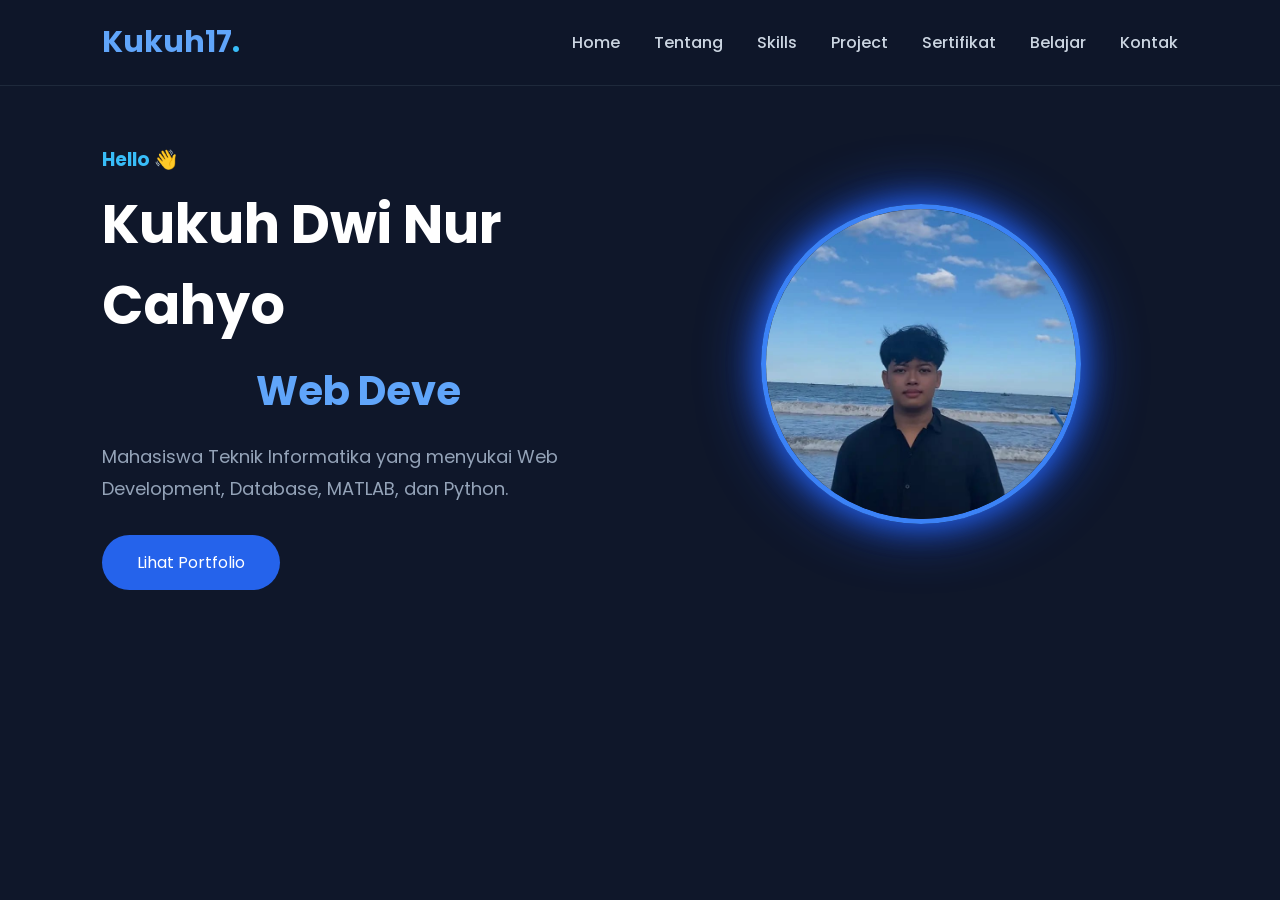
<file: index.html>
<!DOCTYPE html>
<html lang="id">
<head>
    <meta charset="UTF-8">
    <meta name="viewport" content="width=device-width, initial-scale=1.0">
    <title>Kukuh Dwi Nur Cahyo | Portfolio</title>

    <!-- CSS -->
    <link rel="stylesheet" href="style.css">

    <!-- Font -->
    <link href="https://fonts.googleapis.com/css2?family=Poppins:wght@300;400;500;600;700&display=swap" rel="stylesheet">
</head>

<body>

<header>

    <div class="logo">
        Kukuh17<span>.</span>
    </div>

    <nav>

        <a href="index.html">Home</a>
        <a href="about.html">Tentang</a>
        <a href="skills.html">Skills</a>
        <a href="project.html">Project</a>
        <a href="certificates.html">Sertifikat</a>
        <a href="learning.html">Belajar</a>
        <a href="contact.html">Kontak</a>

    </nav>

</header>

<section class="hero">

    <div class="hero-text">

        <h3>Hello 👋</h3>

        <h1>Kukuh Dwi Nur Cahyo</h1>

        <h2 id="typing"></h2>

        <p>

            Mahasiswa Teknik Informatika yang
            menyukai Web Development,
            Database,
            MATLAB,
            dan Python.

        </p>

        <a href="project.html" class="btn">

            Lihat Portfolio

        </a>

    </div>

    <div class="hero-image">

        <img src="images/profil.jpeg">

    </div>

</section>

<!-- JS -->
<script src="script.js"></script>

</body>
</html>
</file>
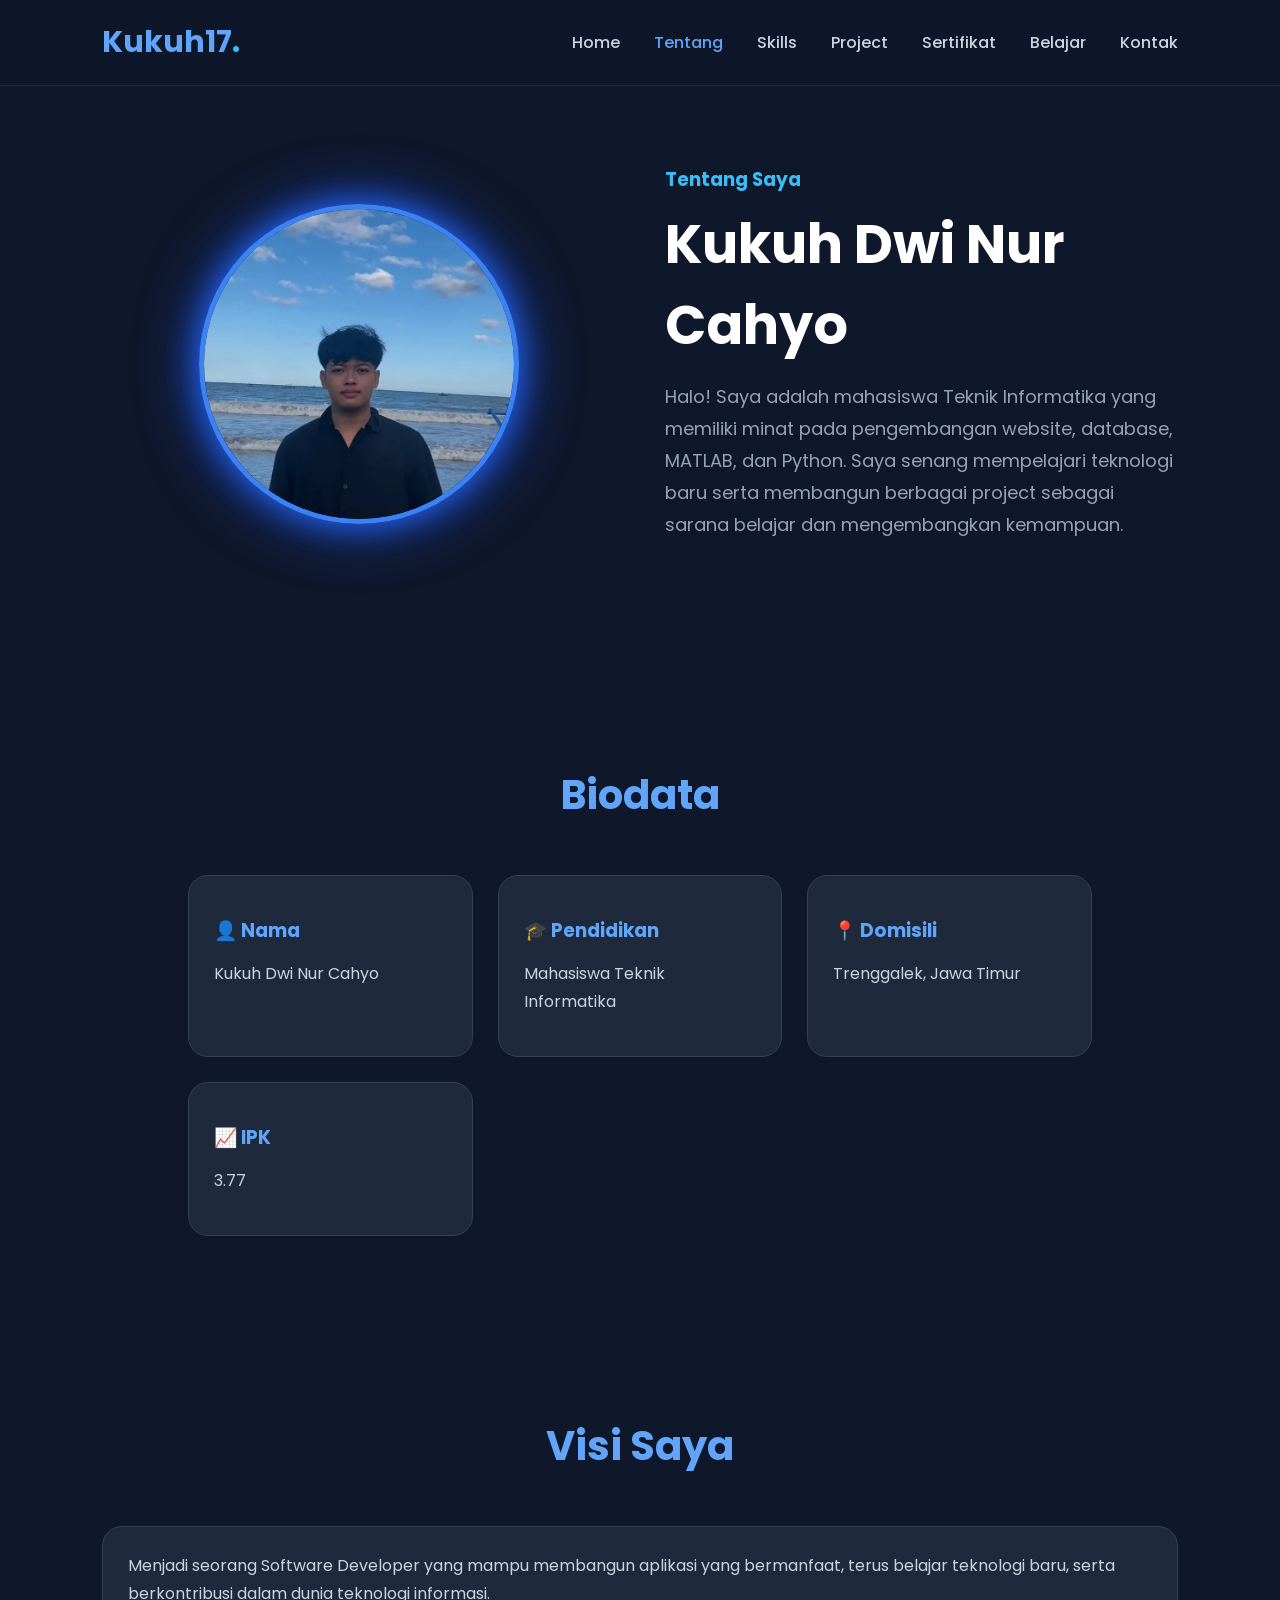
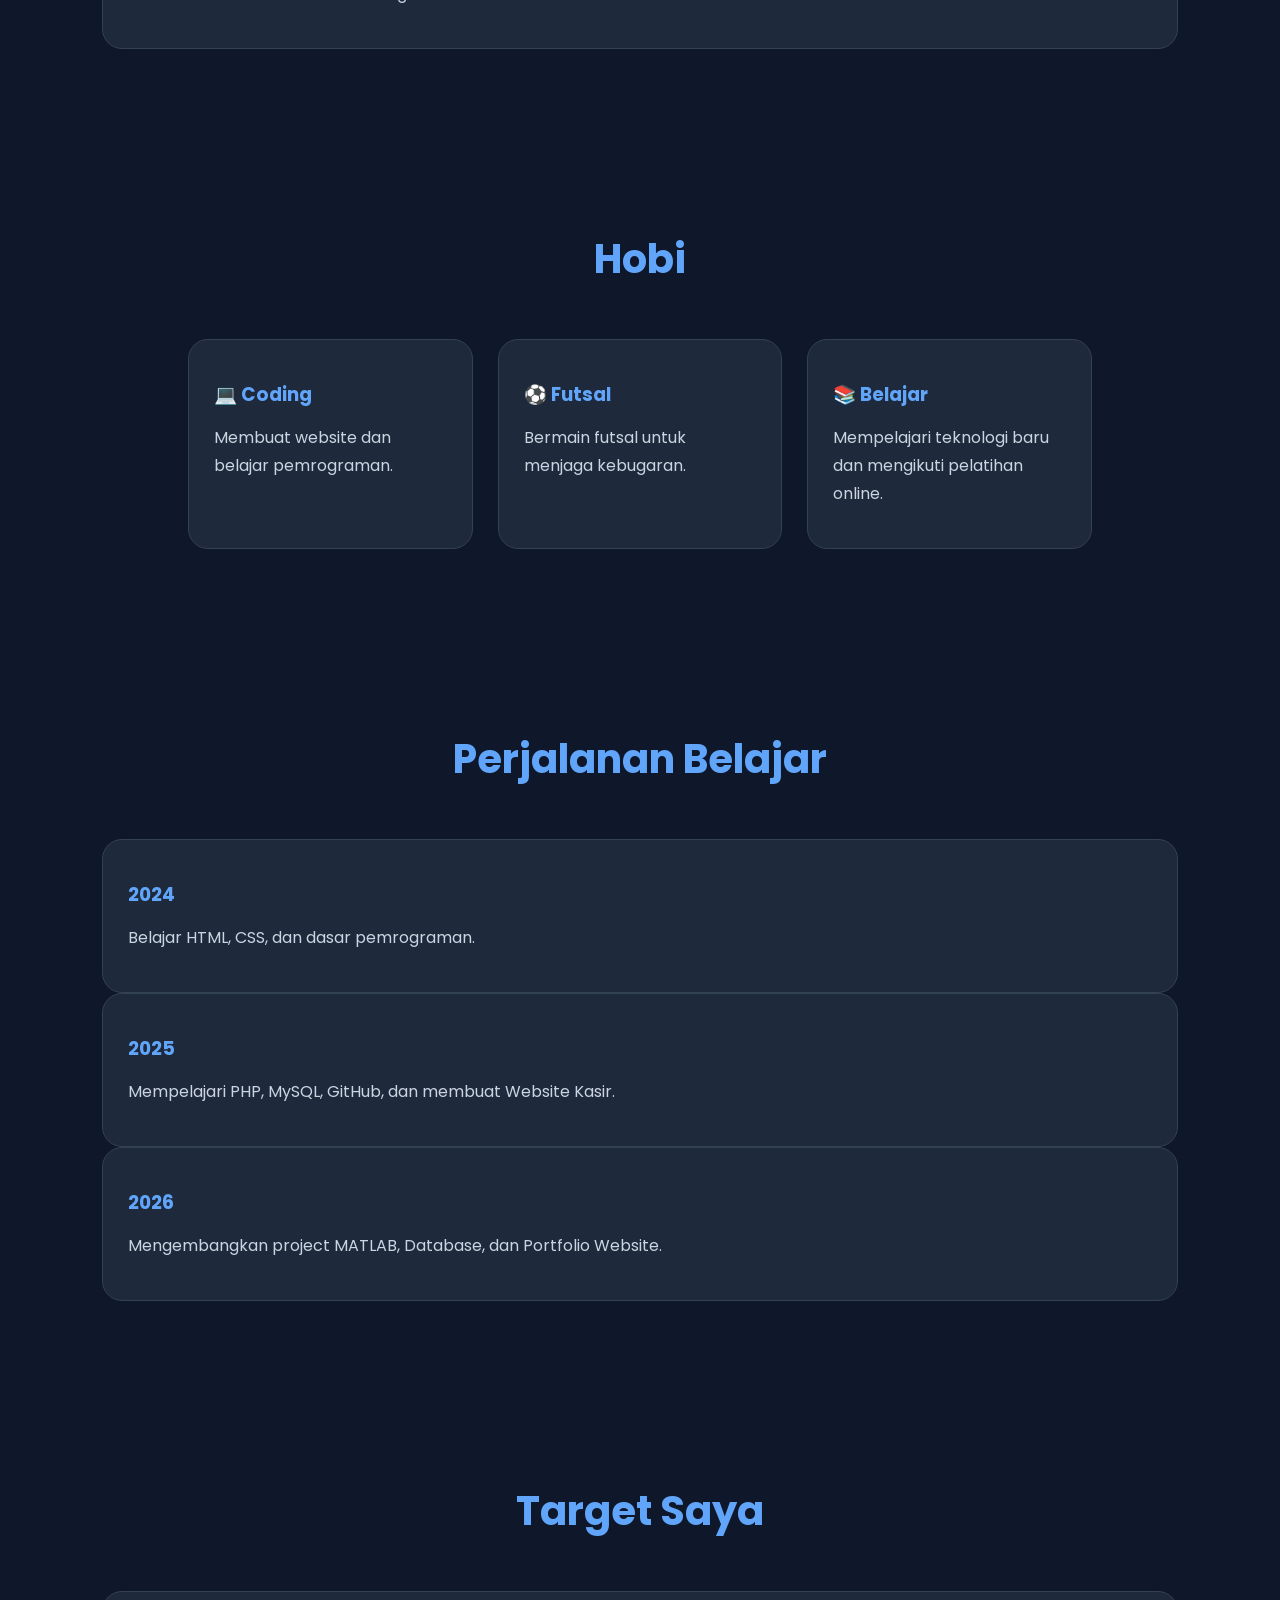
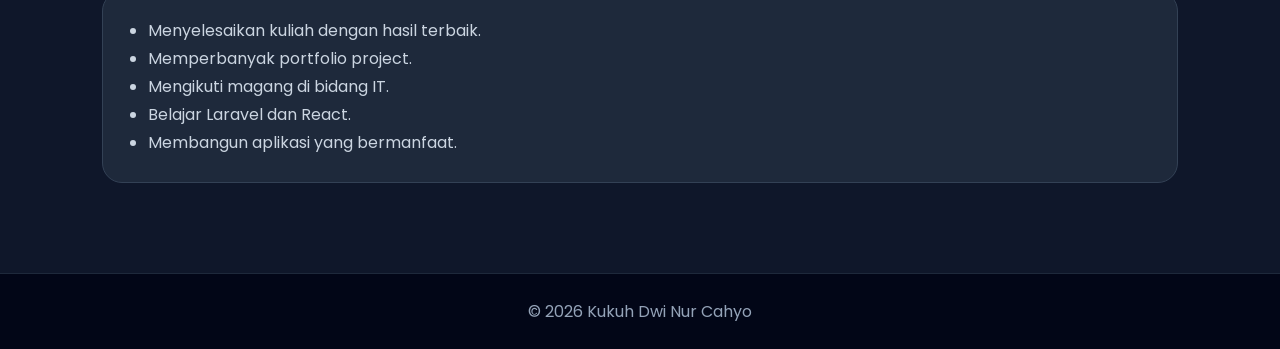
<file: about.html>
<!DOCTYPE html>
<html lang="id">

<head>

<meta charset="UTF-8">
<meta name="viewport" content="width=device-width, initial-scale=1.0">

<title>Tentang Saya | Kukuh Dwi Nur Cahyo</title>

<link rel="stylesheet" href="style.css">

<link href="https://fonts.googleapis.com/css2?family=Poppins:wght@300;400;500;600;700&display=swap" rel="stylesheet">

</head>

<body>

<header>

<div class="logo">

Kukuh17<span>.</span>

</div>

<nav>

<a href="index.html">Home</a>

<a href="about.html" class="active">Tentang</a>

<a href="skills.html">Skills</a>

<a href="project.html">Project</a>

<a href="certificates.html">Sertifikat</a>

<a href="learning.html">Belajar</a>

<a href="contact.html">Kontak</a>

</nav>

</header>

<section class="hero">

<div class="hero-image">

<img src="images/profil.jpeg" alt="Foto Profil">

</div>

<div class="hero-text">

<h3>Tentang Saya</h3>

<h1>Kukuh Dwi Nur Cahyo</h1>

<p>

Halo! Saya adalah mahasiswa Teknik Informatika yang memiliki minat pada pengembangan website, database, MATLAB, dan Python.

Saya senang mempelajari teknologi baru serta membangun berbagai project sebagai sarana belajar dan mengembangkan kemampuan.

</p>

</div>

</section>

<section>

<h2>Biodata</h2>

<div class="grid">

<div class="card">

<h3>👤 Nama</h3>

<p>Kukuh Dwi Nur Cahyo</p>

</div>

<div class="card">

<h3>🎓 Pendidikan</h3>

<p>Mahasiswa Teknik Informatika</p>

</div>

<div class="card">

<h3>📍 Domisili</h3>

<p>Trenggalek, Jawa Timur</p>

</div>

<div class="card">

<h3>📈 IPK</h3>

<p>3.77</p>

</div>

</div>

</section>

<section>

<h2>Visi Saya</h2>

<div class="card">

<p>

Menjadi seorang Software Developer yang mampu membangun aplikasi yang bermanfaat, terus belajar teknologi baru, serta berkontribusi dalam dunia teknologi informasi.

</p>

</div>

</section>

<section>

<h2>Hobi</h2>

<div class="grid">

<div class="card">

<h3>💻 Coding</h3>

<p>Membuat website dan belajar pemrograman.</p>

</div>

<div class="card">

<h3>⚽ Futsal</h3>

<p>Bermain futsal untuk menjaga kebugaran.</p>

</div>

<div class="card">

<h3>📚 Belajar</h3>

<p>Mempelajari teknologi baru dan mengikuti pelatihan online.</p>

</div>

</div>

</section>

<section>

<h2>Perjalanan Belajar</h2>

<div class="card">

<h3>2024</h3>

<p>Belajar HTML, CSS, dan dasar pemrograman.</p>

</div>

<div class="card">

<h3>2025</h3>

<p>Mempelajari PHP, MySQL, GitHub, dan membuat Website Kasir.</p>

</div>

<div class="card">

<h3>2026</h3>

<p>Mengembangkan project MATLAB, Database, dan Portfolio Website.</p>

</div>

</section>

<section>

<h2>Target Saya</h2>

<div class="card">

<ul>

<li>Menyelesaikan kuliah dengan hasil terbaik.</li>

<li>Memperbanyak portfolio project.</li>

<li>Mengikuti magang di bidang IT.</li>

<li>Belajar Laravel dan React.</li>

<li>Membangun aplikasi yang bermanfaat.</li>

</ul>

</div>

</section>

<footer>

<p>

© 2026 Kukuh Dwi Nur Cahyo

</p>

</footer>

<script src="script.js"></script>

</body>

</html>
</file>
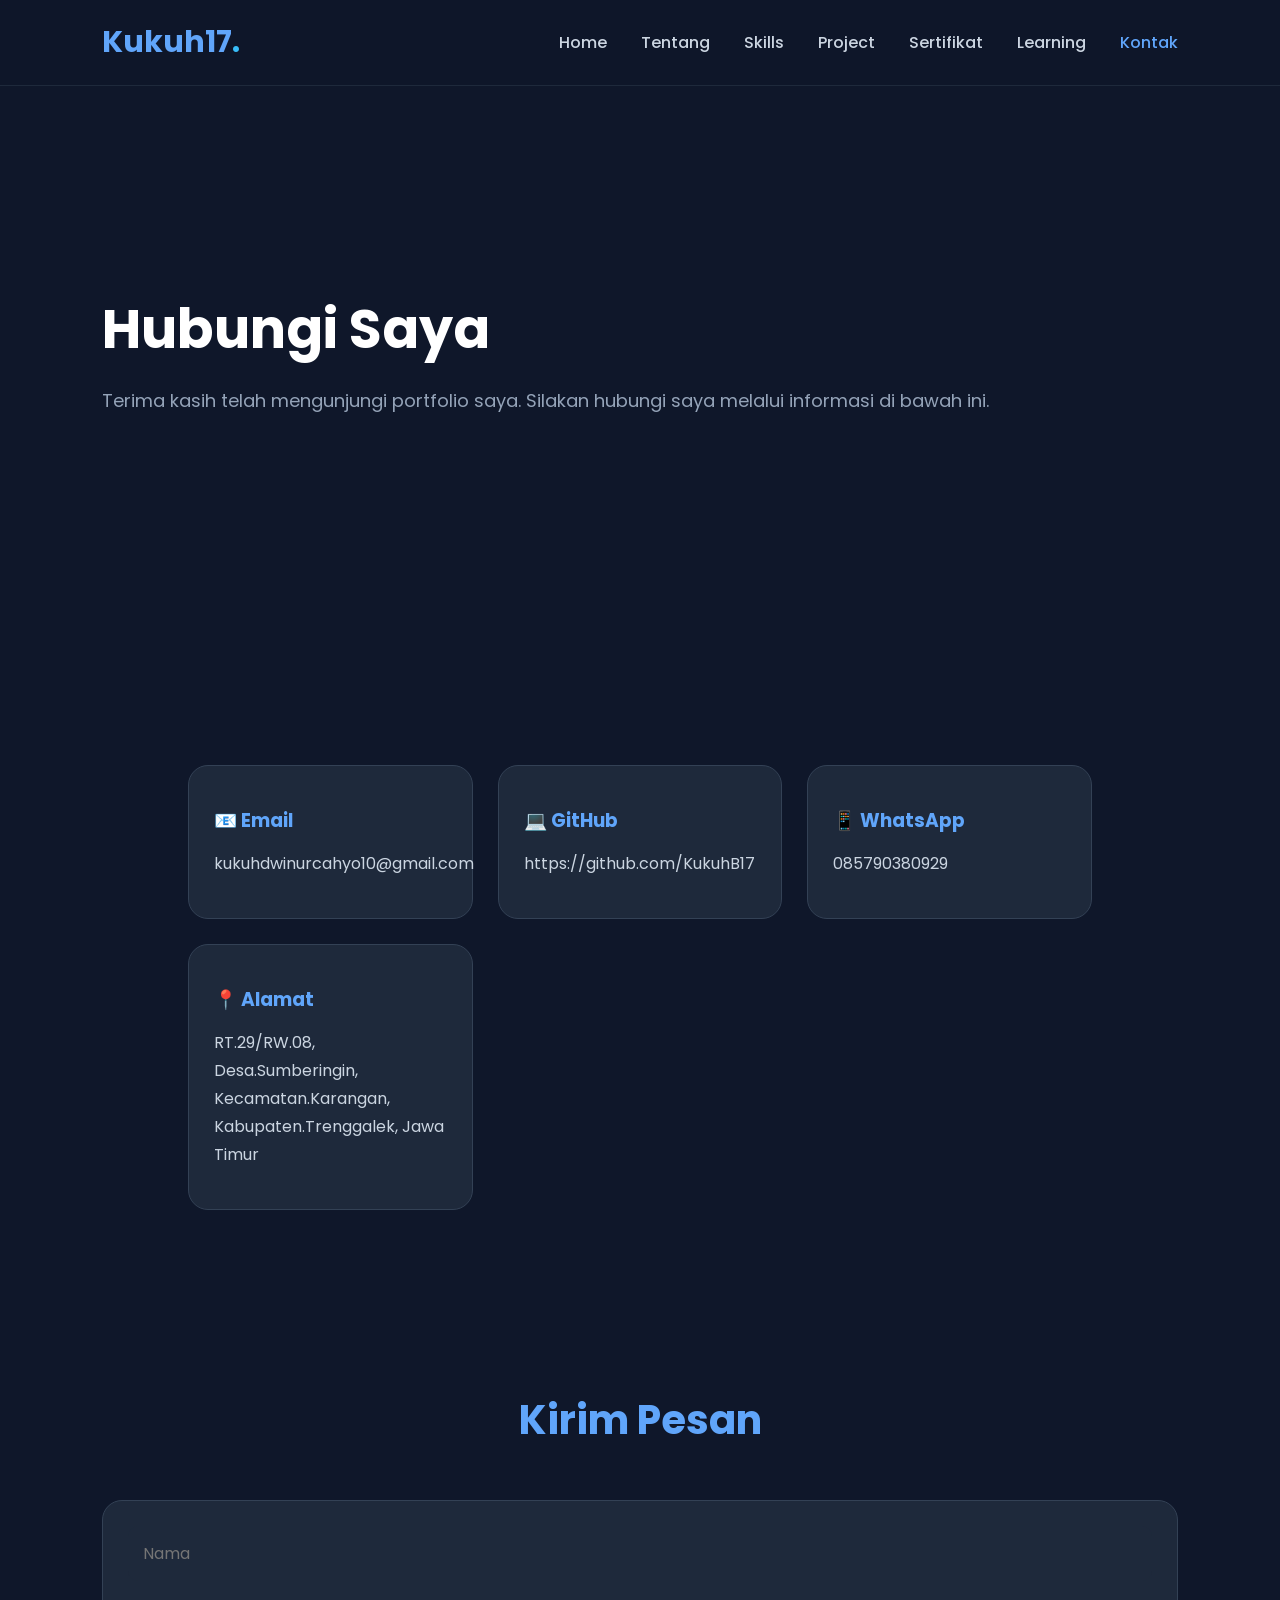
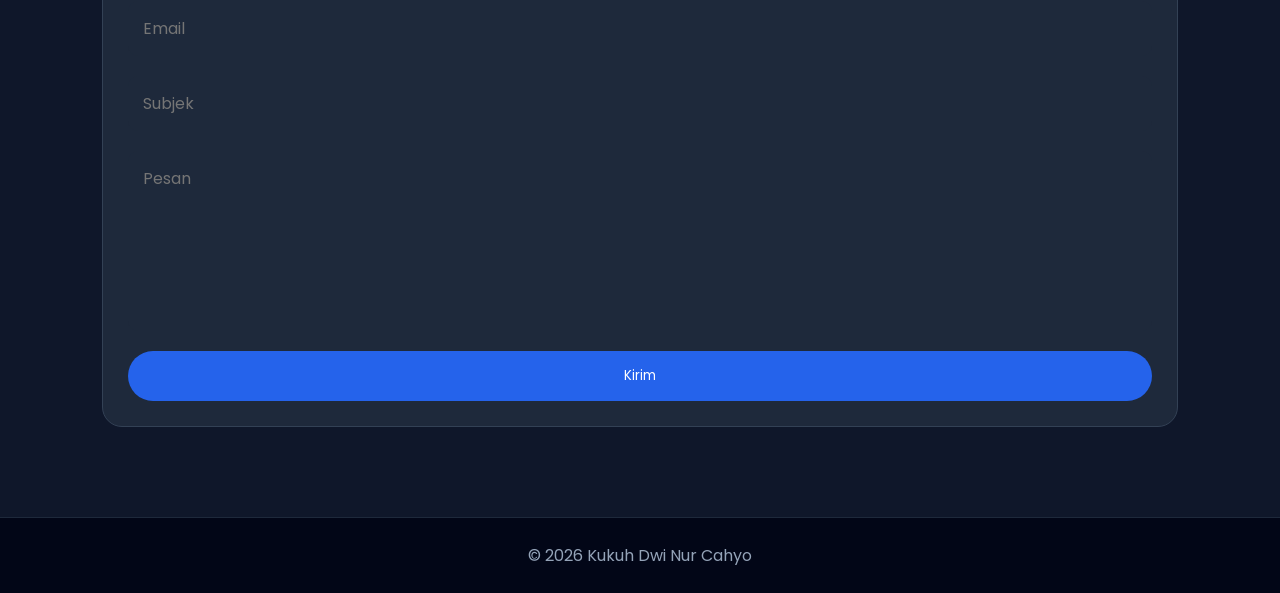
<file: contact.html>
<!DOCTYPE html>
<html lang="id">
<head>

<meta charset="UTF-8">
<meta name="viewport" content="width=device-width, initial-scale=1.0">

<title>Kontak | Kukuh Dwi Nur Cahyo</title>

<link rel="stylesheet" href="style.css">

<link href="https://fonts.googleapis.com/css2?family=Poppins:wght@300;400;500;600;700&display=swap" rel="stylesheet">

</head>

<body>

<header>

<div class="logo">

Kukuh17<span>.</span>

</div>

<nav>

<a href="index.html">Home</a>
<a href="about.html">Tentang</a>
<a href="skills.html">Skills</a>
<a href="project.html">Project</a>
<a href="certificates.html">Sertifikat</a>
<a href="learning.html">Learning</a>
<a href="contact.html" class="active">Kontak</a>

</nav>

</header>

<section class="hero">

<div class="hero-text">

<h1>Hubungi Saya</h1>

<p>

Terima kasih telah mengunjungi portfolio saya.
Silakan hubungi saya melalui informasi di bawah ini.

</p>

</div>

</section>

<section>

<div class="grid">

<div class="card">

<h3>📧 Email</h3>

<p>kukuhdwinurcahyo10@gmail.com</p>

</div>

<div class="card">

<h3>💻 GitHub</h3>

<p>https://github.com/KukuhB17</p>

</div>

<div class="card">

<h3>📱 WhatsApp</h3>

<p>085790380929</p>

</div>

<div class="card">

<h3>📍 Alamat</h3>

<p>RT.29/RW.08, Desa.Sumberingin, Kecamatan.Karangan, Kabupaten.Trenggalek, Jawa Timur</p>

</div>

</div>

</section>

<section>

<h2>Kirim Pesan</h2>

<div class="card">

<form>

<input type="text" placeholder="Nama">

<input type="email" placeholder="Email">

<input type="text" placeholder="Subjek">

<textarea rows="6" placeholder="Pesan"></textarea>

<button class="btn">

Kirim

</button>

</form>

</div>

</section>

<footer>

<p>© 2026 Kukuh Dwi Nur Cahyo</p>

</footer>

<script src="script.js"></script>

</body>
</html>
</file>
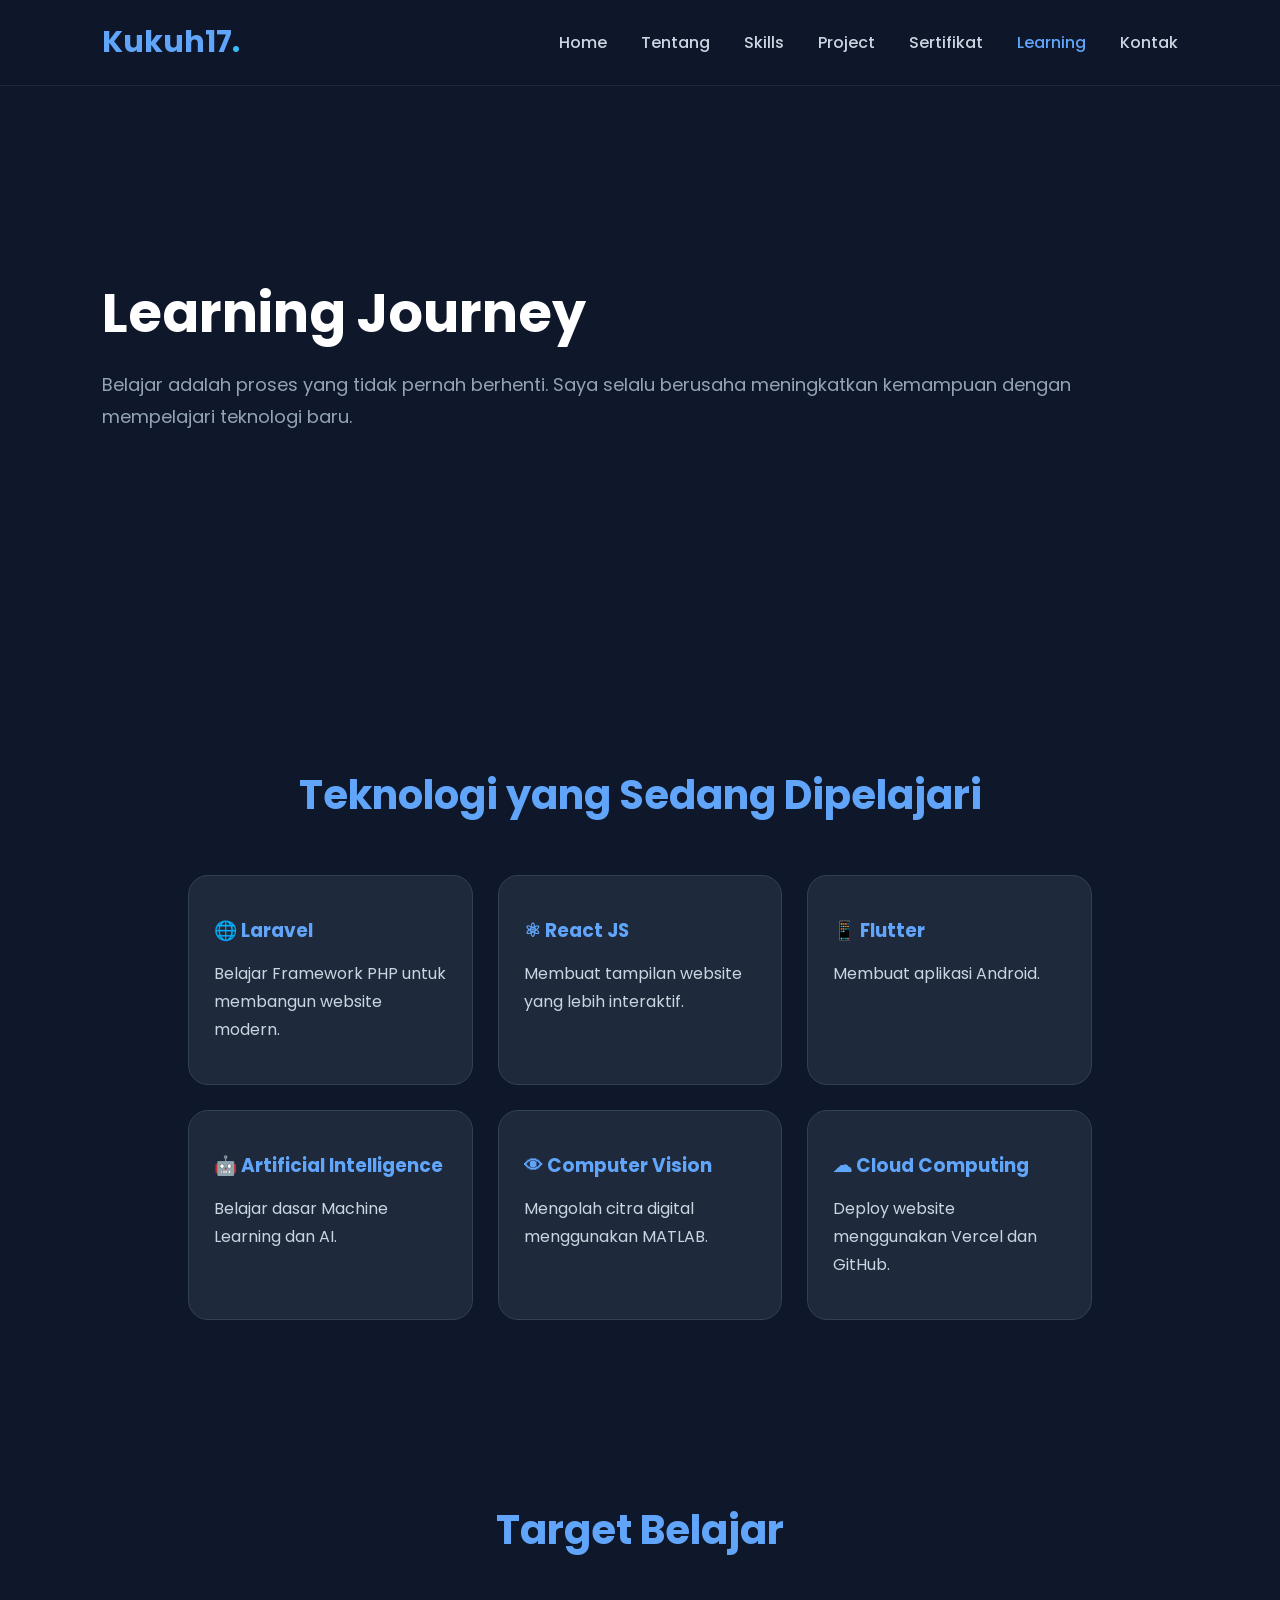
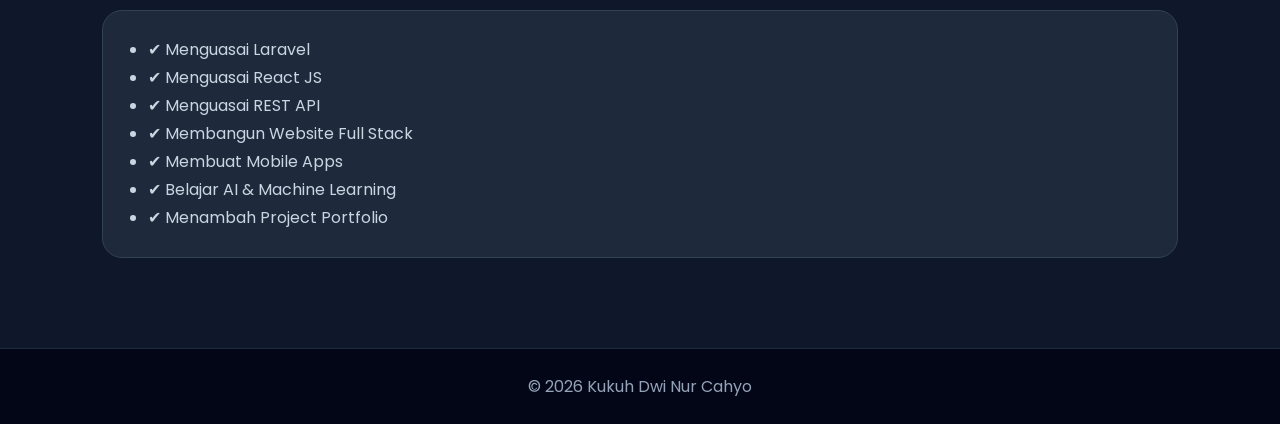
<file: learning.html>
<!DOCTYPE html>
<html lang="id">
<head>

<meta charset="UTF-8">
<meta name="viewport" content="width=device-width, initial-scale=1.0">

<title>Learning | Kukuh Dwi Nur Cahyo</title>

<link rel="stylesheet" href="style.css">

<link href="https://fonts.googleapis.com/css2?family=Poppins:wght@300;400;500;600;700&display=swap" rel="stylesheet">

</head>

<body>

<header>

<div class="logo">

Kukuh17<span>.</span>

</div>

<nav>

<a href="index.html">Home</a>
<a href="about.html">Tentang</a>
<a href="skills.html">Skills</a>
<a href="project.html">Project</a>
<a href="certificates.html">Sertifikat</a>
<a href="learning.html" class="active">Learning</a>
<a href="contact.html">Kontak</a>

</nav>

</header>

<section class="hero">

<div class="hero-text">

<h1>Learning Journey</h1>

<p>

Belajar adalah proses yang tidak pernah berhenti.
Saya selalu berusaha meningkatkan kemampuan dengan mempelajari teknologi baru.

</p>

</div>

</section>

<section>

<h2>Teknologi yang Sedang Dipelajari</h2>

<div class="grid">

<div class="card">
<h3>🌐 Laravel</h3>
<p>Belajar Framework PHP untuk membangun website modern.</p>
</div>

<div class="card">
<h3>⚛ React JS</h3>
<p>Membuat tampilan website yang lebih interaktif.</p>
</div>

<div class="card">
<h3>📱 Flutter</h3>
<p>Membuat aplikasi Android.</p>
</div>

<div class="card">
<h3>🤖 Artificial Intelligence</h3>
<p>Belajar dasar Machine Learning dan AI.</p>
</div>

<div class="card">
<h3>👁 Computer Vision</h3>
<p>Mengolah citra digital menggunakan MATLAB.</p>
</div>

<div class="card">
<h3>☁ Cloud Computing</h3>
<p>Deploy website menggunakan Vercel dan GitHub.</p>
</div>

</div>

</section>

<section>

<h2>Target Belajar</h2>

<div class="card">

<ul>

<li>✔ Menguasai Laravel</li>

<li>✔ Menguasai React JS</li>

<li>✔ Menguasai REST API</li>

<li>✔ Membangun Website Full Stack</li>

<li>✔ Membuat Mobile Apps</li>

<li>✔ Belajar AI & Machine Learning</li>

<li>✔ Menambah Project Portfolio</li>

</ul>

</div>

</section>

<footer>

<p>© 2026 Kukuh Dwi Nur Cahyo</p>

</footer>

<script src="script.js"></script>

</body>
</html>
</file>
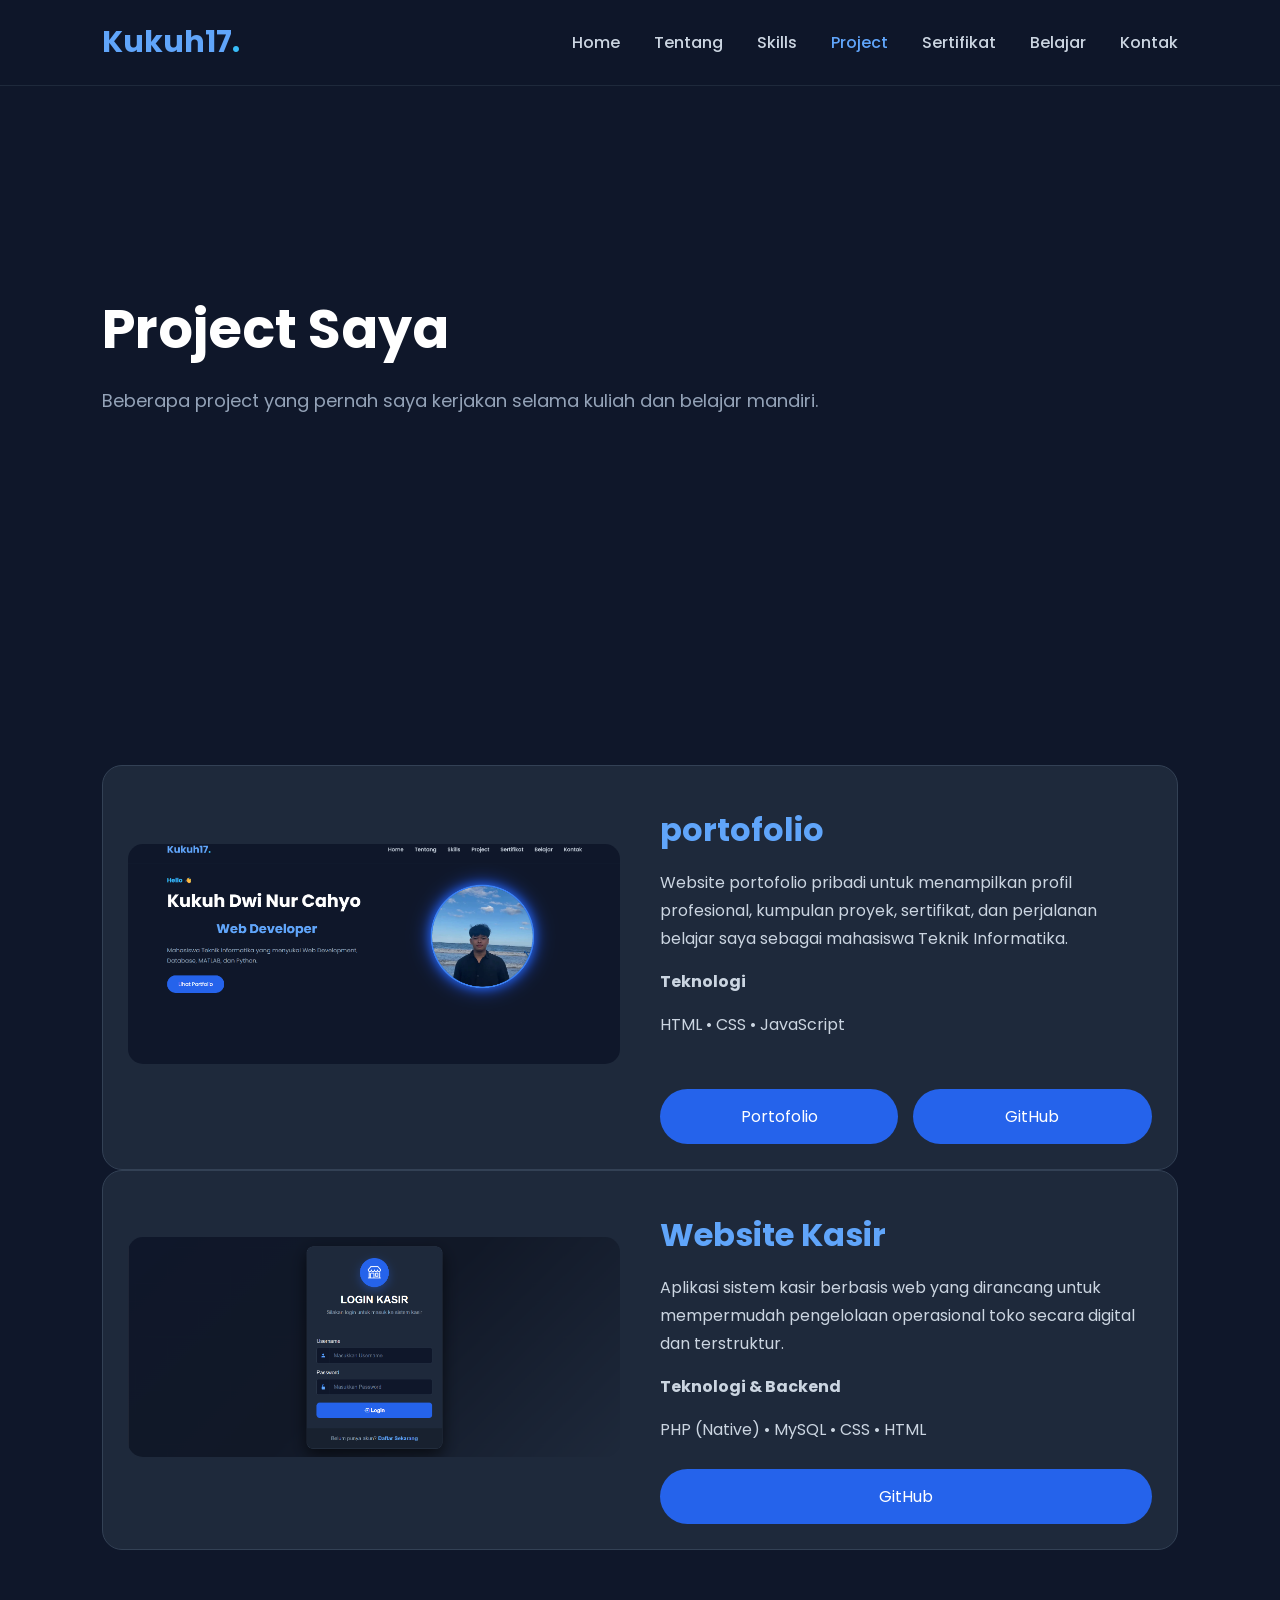
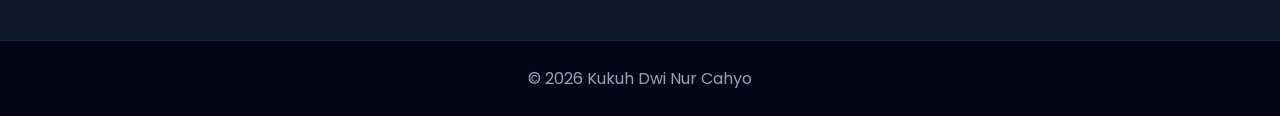
<file: project.html>
<!DOCTYPE html>
<html lang="id">
<head>

<meta charset="UTF-8">
<meta name="viewport" content="width=device-width, initial-scale=1.0">

<title>Project | Kukuh Dwi Nur Cahyo</title>

<link rel="stylesheet" href="style.css">

<link href="https://fonts.googleapis.com/css2?family=Poppins:wght@300;400;500;600;700&display=swap" rel="stylesheet">

</head>

<body>

<header>

<div class="logo">

Kukuh17<span>.</span>

</div>

<nav>

<a href="index.html">Home</a>
<a href="about.html">Tentang</a>
<a href="skills.html">Skills</a>
<a href="project.html" class="active">Project</a>
<a href="certificates.html">Sertifikat</a>
<a href="learning.html">Belajar</a>
<a href="contact.html">Kontak</a>

</nav>

</header>

<section class="hero">

<div class="hero-text">

<h1>Project Saya</h1>

<p>

Beberapa project yang pernah saya kerjakan selama kuliah dan belajar mandiri.

</p>

</div>

</section>

<section>
<div class="card project-card">

    <div class="project-image">
        <img src="images/portofolio.jpeg" alt="portfolio">
    </div>
    <div class="project-content">
    <h3>portofolio</h3>

    <p>
        Website portofolio pribadi untuk menampilkan profil profesional, 
        kumpulan proyek, sertifikat, dan perjalanan belajar saya sebagai 
        mahasiswa Teknik Informatika.
    </p>

    <p><b>Teknologi</b></p>
    <p>HTML • CSS • JavaScript</p>

    <div class="project-btn">
    </div>

        <div class="project-btn">
            <a href="https://kukuh-portfolio.vercel.app/" target="_blank" class="btn">
                Portofolio
            </a>

            <a href="https://github.com/KukuhB17/kukuh-portfolio"
               target="_blank"
               class="btn">
                GitHub
            </a>
        </div>

    </div>

</div>
<div class="card project-card">

    <div class="project-image">
        <img src="images/kasir.jpeg" alt="Website Kasir">
    </div>

    <div class="project-content">
    <h3>Website Kasir</h3>

    <p>
        Aplikasi sistem kasir berbasis web yang dirancang untuk mempermudah 
        pengelolaan operasional toko secara digital dan terstruktur.
    </p>

    <p><b>Teknologi & Backend</b></p>
    <p>PHP (Native) • MySQL • CSS • HTML</p>

        <div class="project-btn">

            <a href="https://github.com/KukuhB17/Aplikasi-Kasir-Berbasis-Web"
               target="_blank"
               class="btn">
                GitHub
            </a>
        </div>

    </div>

</div>

</div>

</section>

<footer>

© 2026 Kukuh Dwi Nur Cahyo

</footer>

<script src="script.js"></script>

</body>
</html>
</file>
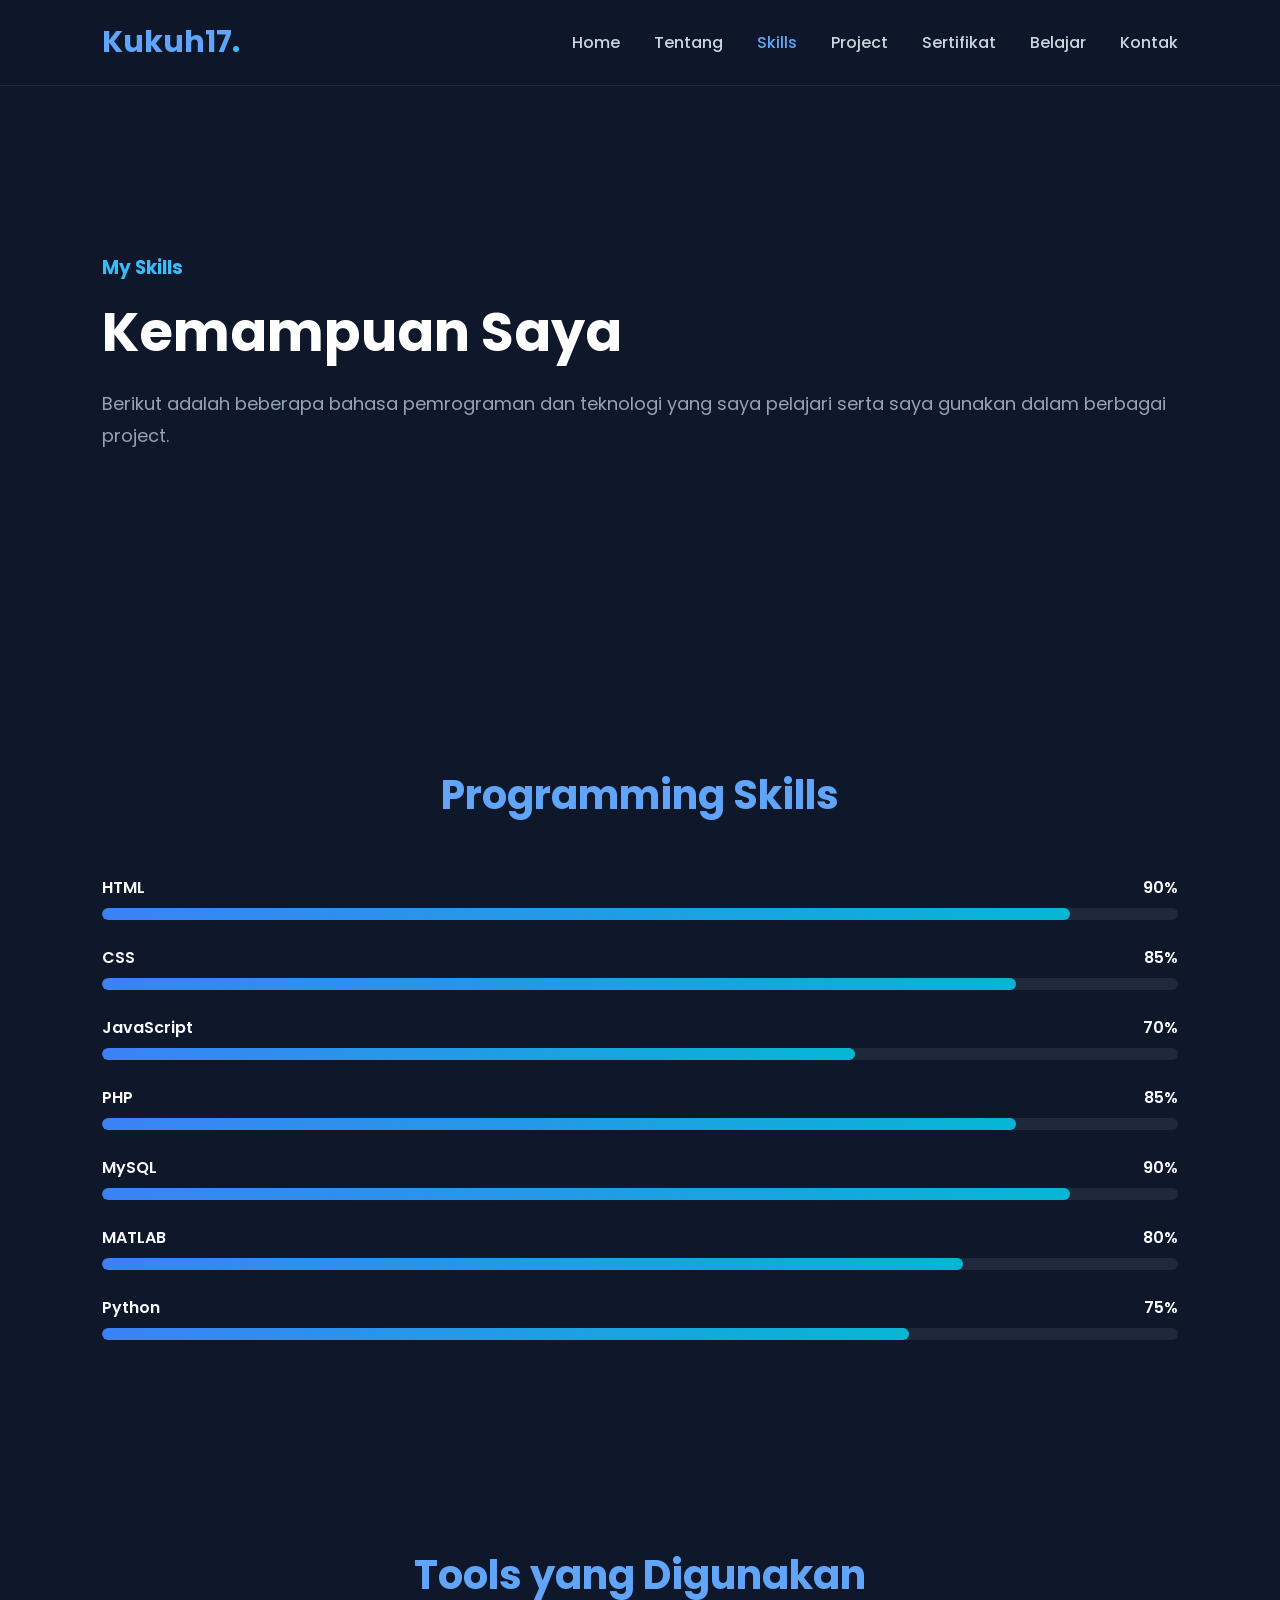
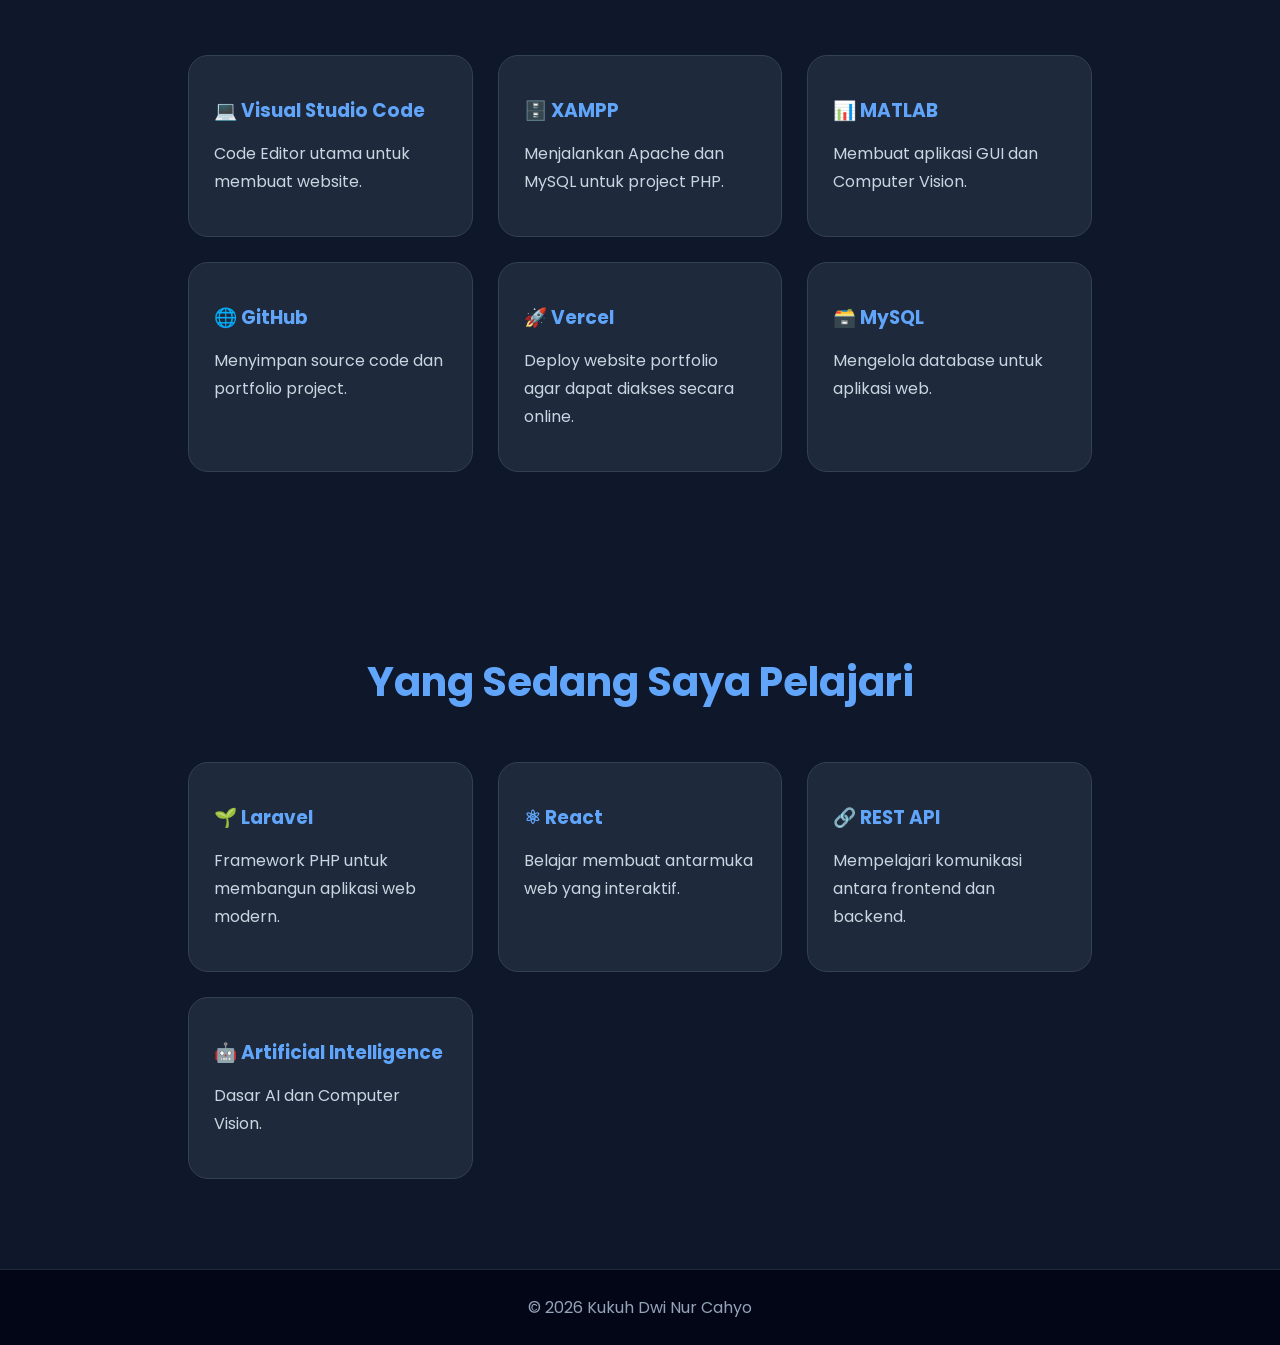
<file: skills.html>
<!DOCTYPE html>
<html lang="id">
<head>

<meta charset="UTF-8">
<meta name="viewport" content="width=device-width, initial-scale=1.0">

<title>Skills | Kukuh Dwi Nur Cahyo</title>

<link rel="stylesheet" href="style.css">

<link href="https://fonts.googleapis.com/css2?family=Poppins:wght@300;400;500;600;700&display=swap" rel="stylesheet">

</head>

<body>

<header>

<div class="logo">

Kukuh17<span>.</span>

</div>

<nav>

<a href="index.html">Home</a>

<a href="about.html">Tentang</a>

<a href="skills.html" class="active">Skills</a>

<a href="project.html">Project</a>

<a href="certificates.html">Sertifikat</a>

<a href="learning.html">Belajar</a>

<a href="contact.html">Kontak</a>

</nav>

</header>

<section class="hero">

<div class="hero-text">

<h3>My Skills</h3>

<h1>Kemampuan Saya</h1>

<p>

Berikut adalah beberapa bahasa pemrograman dan teknologi yang saya pelajari serta saya gunakan dalam berbagai project.

</p>

</div>

</section>

<section>

<h2>Programming Skills</h2>

<div class="skill">

<p>HTML <span>90%</span></p>

<div class="bar">

<div class="fill" style="width:90%"></div>

</div>

</div>

<div class="skill">

<p>CSS <span>85%</span></p>

<div class="bar">

<div class="fill" style="width:85%"></div>

</div>

</div>

<div class="skill">

<p>JavaScript <span>70%</span></p>

<div class="bar">

<div class="fill" style="width:70%"></div>

</div>

</div>

<div class="skill">

<p>PHP <span>85%</span></p>

<div class="bar">

<div class="fill" style="width:85%"></div>

</div>

</div>

<div class="skill">

<p>MySQL <span>90%</span></p>

<div class="bar">

<div class="fill" style="width:90%"></div>

</div>

</div>

<div class="skill">

<p>MATLAB <span>80%</span></p>

<div class="bar">

<div class="fill" style="width:80%"></div>

</div>

</div>

<div class="skill">

<p>Python <span>75%</span></p>

<div class="bar">

<div class="fill" style="width:75%"></div>

</div>

</div>

</section>

<section>

<h2>Tools yang Digunakan</h2>

<div class="grid">

<div class="card">

<h3>💻 Visual Studio Code</h3>

<p>Code Editor utama untuk membuat website.</p>

</div>

<div class="card">

<h3>🗄️ XAMPP</h3>

<p>Menjalankan Apache dan MySQL untuk project PHP.</p>

</div>

<div class="card">

<h3>📊 MATLAB</h3>

<p>Membuat aplikasi GUI dan Computer Vision.</p>

</div>

<div class="card">

<h3>🌐 GitHub</h3>

<p>Menyimpan source code dan portfolio project.</p>

</div>

<div class="card">

<h3>🚀 Vercel</h3>

<p>Deploy website portfolio agar dapat diakses secara online.</p>

</div>

<div class="card">

<h3>🗃️ MySQL</h3>

<p>Mengelola database untuk aplikasi web.</p>

</div>

</div>

</section>

<section>

<h2>Yang Sedang Saya Pelajari</h2>

<div class="grid">

<div class="card">

<h3>🌱 Laravel</h3>

<p>Framework PHP untuk membangun aplikasi web modern.</p>

</div>

<div class="card">

<h3>⚛ React</h3>

<p>Belajar membuat antarmuka web yang interaktif.</p>

</div>

<div class="card">

<h3>🔗 REST API</h3>

<p>Mempelajari komunikasi antara frontend dan backend.</p>

</div>

<div class="card">

<h3>🤖 Artificial Intelligence</h3>

<p>Dasar AI dan Computer Vision.</p>

</div>

</div>

</section>

<footer>

<p>© 2026 Kukuh Dwi Nur Cahyo</p>

</footer>

<script src="script.js"></script>

</body>
</html>
</file>
<file: style.css>
/* ===========================
   PORTFOLIO KUKUH
=========================== */

*{
    margin:0;
    padding:0;
    box-sizing:border-box;
    font-family:'Poppins',sans-serif;
}

html{
    scroll-behavior:smooth;
}

body{
    background:#0f172a;
    color:#f8fafc;
}

/* HEADER */

header{
    position:fixed;
    width:100%;
    top:0;
    left:0;
    display:flex;
    justify-content:space-between;
    align-items:center;
    padding:20px 8%;
    background:rgba(15,23,42,.95);
    backdrop-filter:blur(10px);
    border-bottom:1px solid #1e293b;
    z-index:999;
}

.logo{
    color:#60a5fa;
    font-size:30px;
    font-weight:bold;
}

.logo span{
    color:#38bdf8;
}

nav a{

    color:#cbd5e1;

    text-decoration:none;

    margin-left:30px;

    transition:.3s;

    font-weight:500;

}

nav a:hover{

    color:#60a5fa;

}

/* HERO */

.hero{

    min-height:75vh;

    padding:120px 8% 60px;

    display:flex;

    justify-content:space-between;

    align-items:center;

    gap:50px;

}

.hero-text{

    flex:1;

}

.hero-text h3{

    color:#38bdf8;

    margin-bottom:10px;

}

.hero-text h1{

    font-size:54px;

    color:white;

    margin-bottom:15px;

}

.hero-text h2{

    color:#60a5fa;

    margin-bottom:20px;

    min-height:40px;

}

.hero-text p{

    color:#94a3b8;

    line-height:32px;

    font-size:18px;

    margin-bottom:30px;

}

/* FOTO */

.hero-image{

    flex:1;

    text-align:center;

}

.hero-image img{

    width:320px;
    height:320px;

    object-fit:cover;

    object-position:center 65%;

    border-radius:50%;

    border:5px solid #3b82f6;

    box-shadow:
        0 0 30px #2563eb,
        0 0 60px #1d4ed8;

}

/* BUTTON */

.btn{

    display:inline-block;

    padding:15px 35px;

    background:#2563eb;

    color:white;

    text-decoration:none;

    border-radius:50px;

    transition:.4s;

}

.btn:hover{

    background:#3b82f6;

    transform:translateY(-5px);

    box-shadow:0 0 20px #3b82f6;

}

/* CARD */

.card{

    background:#1e293b;

    border-radius:20px;

    padding:20px;

    border:1px solid #334155;

    transition:.4s;

}

.card:hover{

    transform:translateY(-10px);

    box-shadow:0 0 25px rgba(59,130,246,.4);

}
/* ===========================
   PROJECT CARD
=========================== */

.project-card{
    display:flex;
    align-items:center;
    gap:40px;
    padding:30px;
}

.project-image{
    flex:1;
}

.project-image img{
    width:100%;
    height:350px;
    object-fit:cover;
    border-radius:15px;
}

.project-content{
    flex:1;
}

.project-content h3{
    color:#60a5fa;
    font-size:32px;
    margin-bottom:20px;
}

.project-content p{
    color:#cbd5e1;
    line-height:30px;
    margin-bottom:15px;
}

.project-btn{
    display:flex;
    gap:15px;
    margin-top:25px;
}

.project-btn .btn{
    flex:1;
    text-align:center;
}

/* SECTION */

section{

    padding:90px 8%;

}

section h2{

    color:#60a5fa;

    text-align:center;

    font-size:40px;

    margin-bottom:50px;

}

.grid {
    display: grid;
    
    grid-template-columns: repeat(auto-fit, minmax(300px, 1fr)); 
    gap: 25px;
    padding: 0 8%; 
}
/* FOOTER */

footer{

    background:#020617;

    color:#94a3b8;

    text-align:center;

    padding:25px;

    border-top:1px solid #1e293b;

}

/* RESPONSIVE */

@media(max-width:900px){

.hero{

flex-direction:column-reverse;

text-align:center;

}

.hero-text h1{

font-size:42px;

}

.hero-image img{

width:240px;

height:240px;

}

header{

flex-direction:column;

}

nav{

margin-top:15px;

}

nav a{

margin:10px;

display:inline-block;

}

}

.active{
    color:#60a5fa !important;
}

.grid{
    display:grid;
    grid-template-columns:repeat(auto-fit,minmax(250px,1fr));
    gap:25px;
}

.card h3{
    color:#60a5fa;
    margin-bottom:15px;
}

.card p,
.card li{
    color:#cbd5e1;
    line-height:28px;
}

.card ul{
    padding-left:20px;
}

.card{
    padding:25px;
}
.skill{
    margin-bottom:25px;
}

.skill p{
    display:flex;
    justify-content:space-between;
    margin-bottom:8px;
    font-weight:600;
}

.bar{
    width:100%;
    height:12px;
    background:#1e293b;
    border-radius:50px;
    overflow:hidden;
}

.fill{
    height:100%;
    background:linear-gradient(90deg,#3b82f6,#06b6d4);
    border-radius:50px;
}
.card img{

width:100%;

height:220px;

object-fit:cover;

border-radius:15px;

margin-bottom:15px;

}

.card h3{

margin:15px 0;

color:#60a5fa;

}

.card p{

line-height:28px;

margin-bottom:15px;

}
/* ===========================
   CERTIFICATE
=========================== */

.card img{

    width:100%;
    height:220px;
    object-fit:cover;
    border-radius:15px;
    margin-bottom:20px;
    transition:.4s;

}

.card img:hover{

    transform:scale(1.05);

}

.card h1{

    font-size:45px;
    color:#3b82f6;
    text-align:center;
    margin-bottom:10px;

}

.card h3{

    color:#60a5fa;
    margin-bottom:15px;

}

.card p{

    color:#cbd5e1;
    line-height:28px;

}
/* CONTACT */

form{

display:flex;

flex-direction:column;

gap:20px;

}

input,
textarea{

padding:15px;

border:none;

outline:none;

background:#1e293b;

color:white;

border-radius:10px;

font-size:16px;

}

textarea{

resize:none;

}

button{

border:none;

cursor:pointer;

}

button:hover{

transform:translateY(-3px);

}
/* ===========================
   RESPONSIVE MOBILE
=========================== */

@media (max-width:768px){
.project-card{
    flex-direction:column;
}

.project-image img{
    height:220px;
}

.project-content{
    text-align:center;
}

.project-btn{
    flex-direction:column;
}

    header{
        flex-direction:column;
        padding:15px 5%;
    }

    nav{
        margin-top:10px;
        display:flex;
        flex-wrap:wrap;
        justify-content:center;
        gap:10px;
    }

    nav a{
        margin:0;
    }

    .hero{
        flex-direction:column-reverse;
        text-align:center;
        padding:120px 5% 60px;
        gap:30px;
    }

    .hero-text h1{
        font-size:40px;
    }

    .hero-text h2{
        font-size:24px;
    }

    .hero-text p{
        font-size:16px;
        line-height:28px;
    }

    .hero-image img{
        width:240px;
        height:240px;
    }

    section{
        padding:70px 5%;
    }

    section h2{
        font-size:32px;
    }

    .grid{
        grid-template-columns:1fr;
    }

    .btn{
        width:100%;
        text-align:center;
    }

}
@media (max-width:480px){

    .logo{
        font-size:24px;
    }

    .hero-text h1{
        font-size:32px;
    }

    .hero-text h2{
        font-size:20px;
    }

    .hero-image img{
        width:190px;
        height:190px;
    }

    section h2{
        font-size:28px;
    }

    .card{
        padding:20px;
    }

    .card img{
        height:180px;
    }

}


html{
    scroll-behavior:smooth;
}

body{
    background:#0f172a;
    color:#f8fafc;
}
</file>
